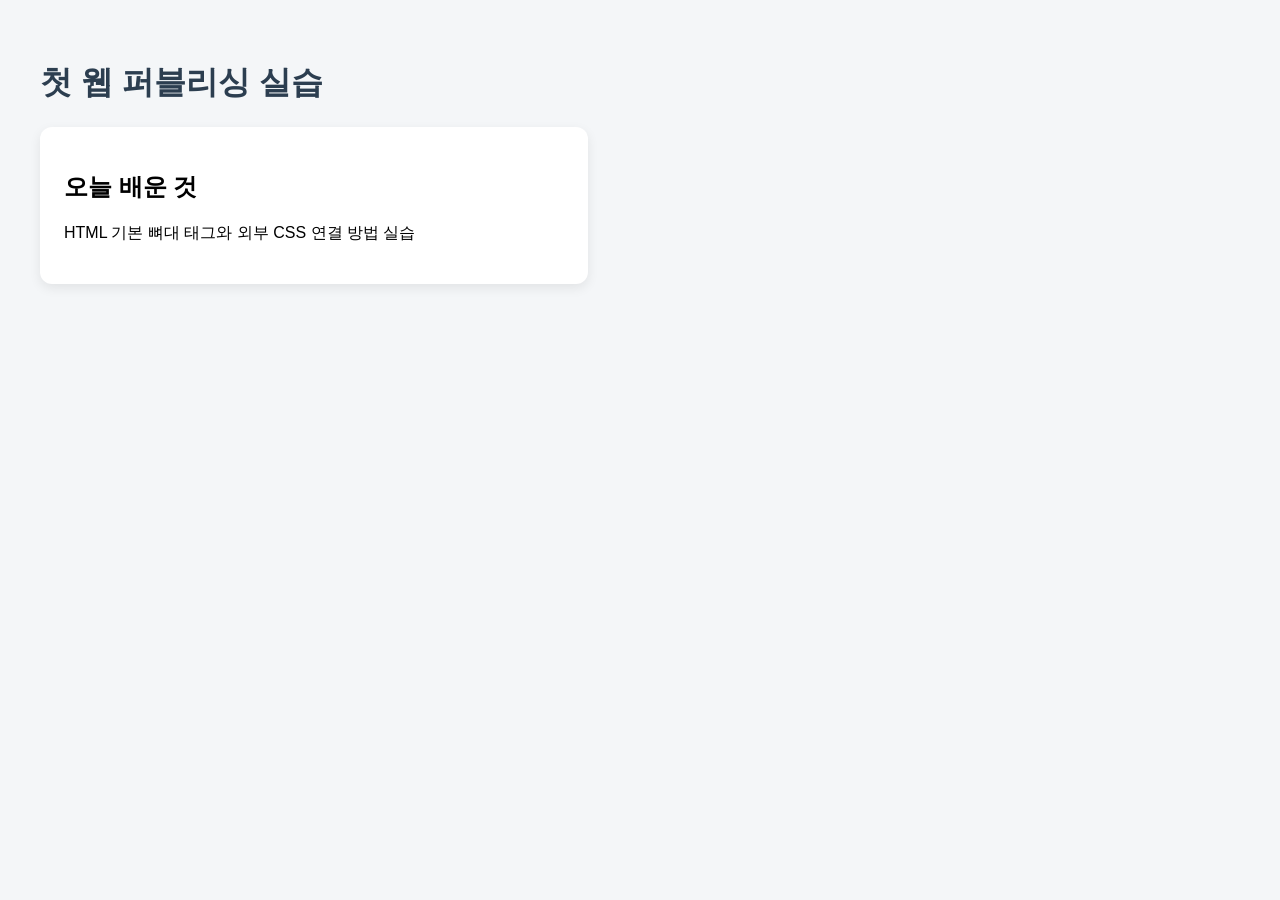
<file: day-01-basics/index.html>
<!doctype html>
<html lang="en">
  <head>
    <meta charset="UTF-8" />
    <meta name="viewport" content="width=device-width, initial-scale=1.0" />
    <title>Document</title>
    <link rel="stylesheet" href="style.css" />
  </head>
  <body>
    <header>
      <h1>첫 웹 퍼블리싱 실습</h1>
    </header>
    <main>
      <section class="card">
        <h2>오늘 배운 것</h2>
        <p>HTML 기본 뼈대 태그와 외부 CSS 연결 방법 실습</p>
      </section>
    </main>
  </body>
</html>
</file>
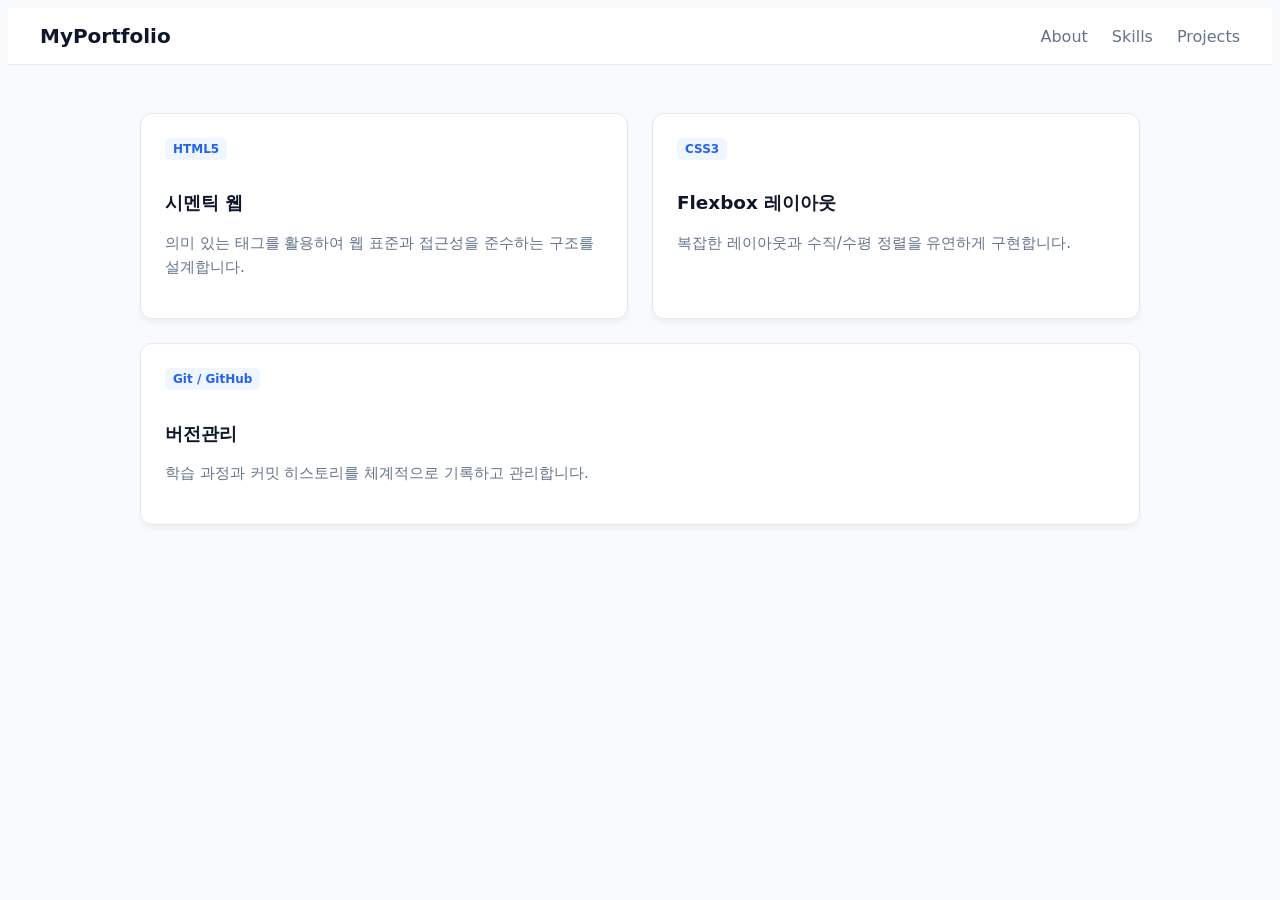
<file: day-02-flexbox/index.html>
<!doctype html>
<html lang="en">
  <head>
    <meta charset="UTF-8" />
    <meta name="viewport" content="width=device-width, initial-scale=1.0" />
    <title>Document</title>
    <link rel="stylesheet" href="style.css" />
  </head>
  <body>
    <header class="navbar">
      <div class="logo">MyPortfolio</div>
      <nav class="nav-links">
        <a href="">About</a>
        <a href="">Skills</a>
        <a href="">Projects</a>
      </nav>
    </header>

    <main class="containers">
      <section class="card-grid">
        <article class="card">
          <span class="badge">HTML5</span>
          <h3>시멘틱 웹</h3>
          <p>
            의미 있는 태그를 활용하여 웹 표준과 접근성을 준수하는 구조를
            설계합니다.
          </p>
        </article>

        <article class="card">
          <span class="badge">CSS3</span>
          <h3>Flexbox 레이아웃</h3>
          <p>복잡한 레이아웃과 수직/수평 정렬을 유연하게 구현합니다.</p>
        </article>

        <article class="card">
          <span class="badge">Git / GitHub</span>
          <h3>버전관리</h3>
          <p>학습 과정과 커밋 히스토리를 체계적으로 기록하고 관리합니다.</p>
        </article>
      </section>
    </main>
  </body>
</html>
</file>
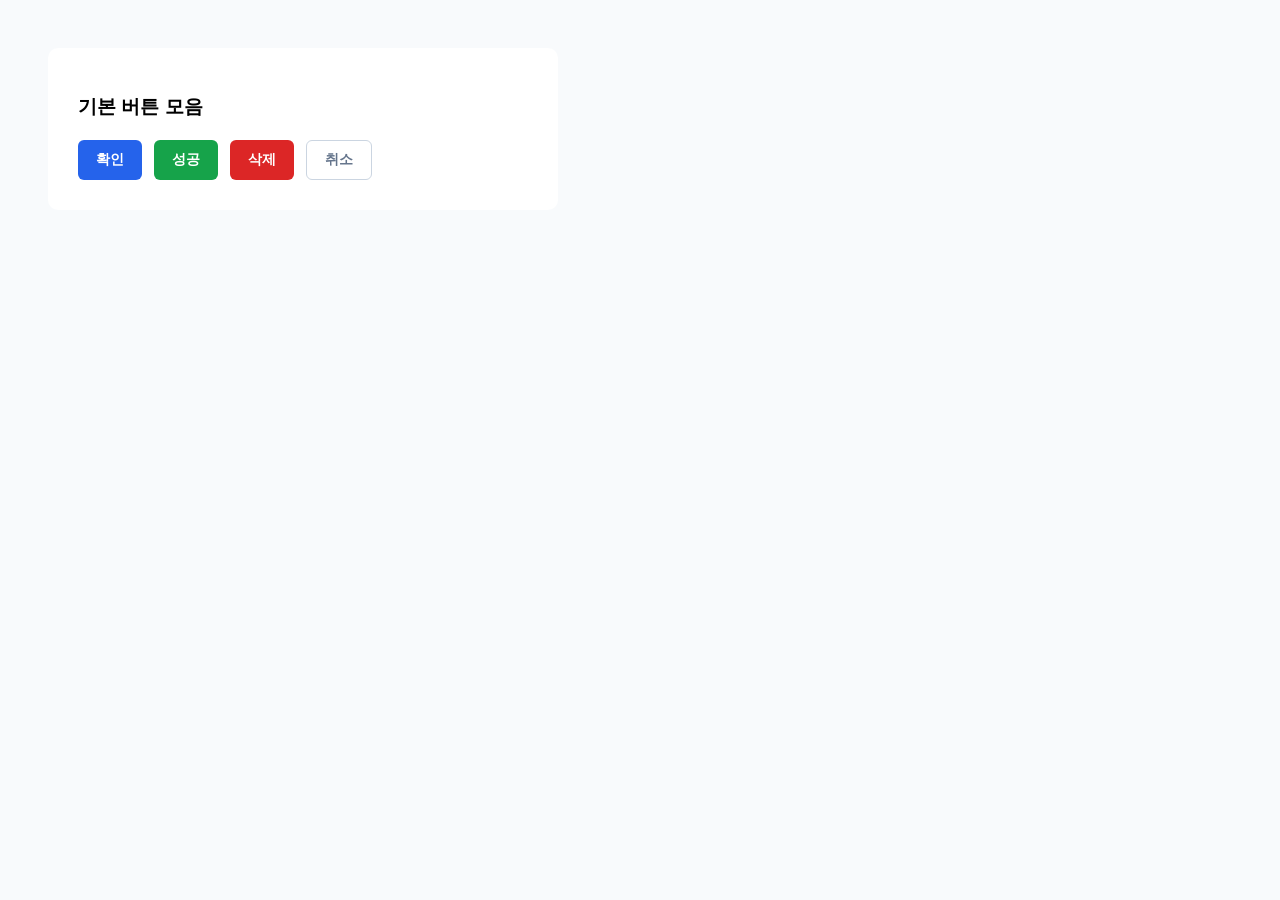
<file: day-03-buttons/index.html>
<!doctype html>
<html lang="en">
  <head>
    <meta charset="UTF-8" />
    <meta name="viewport" content="width=device-width, initial-scale=1.0" />
    <title>Day-03-Buttons</title>
    <link rel="stylesheet" href="style.css" />
  </head>
  <body>
    <main class="container">
      <h2>기본 버튼 모음</h2>
      <div class="button-group">
        <button class="btn btn-blue">확인</button>
        <button class="btn btn-green">성공</button>
        <button class="btn btn-red">삭제</button>
        <button class="btn btn-outline">취소</button>
      </div>
    </main>
  </body>
</html>
</file>
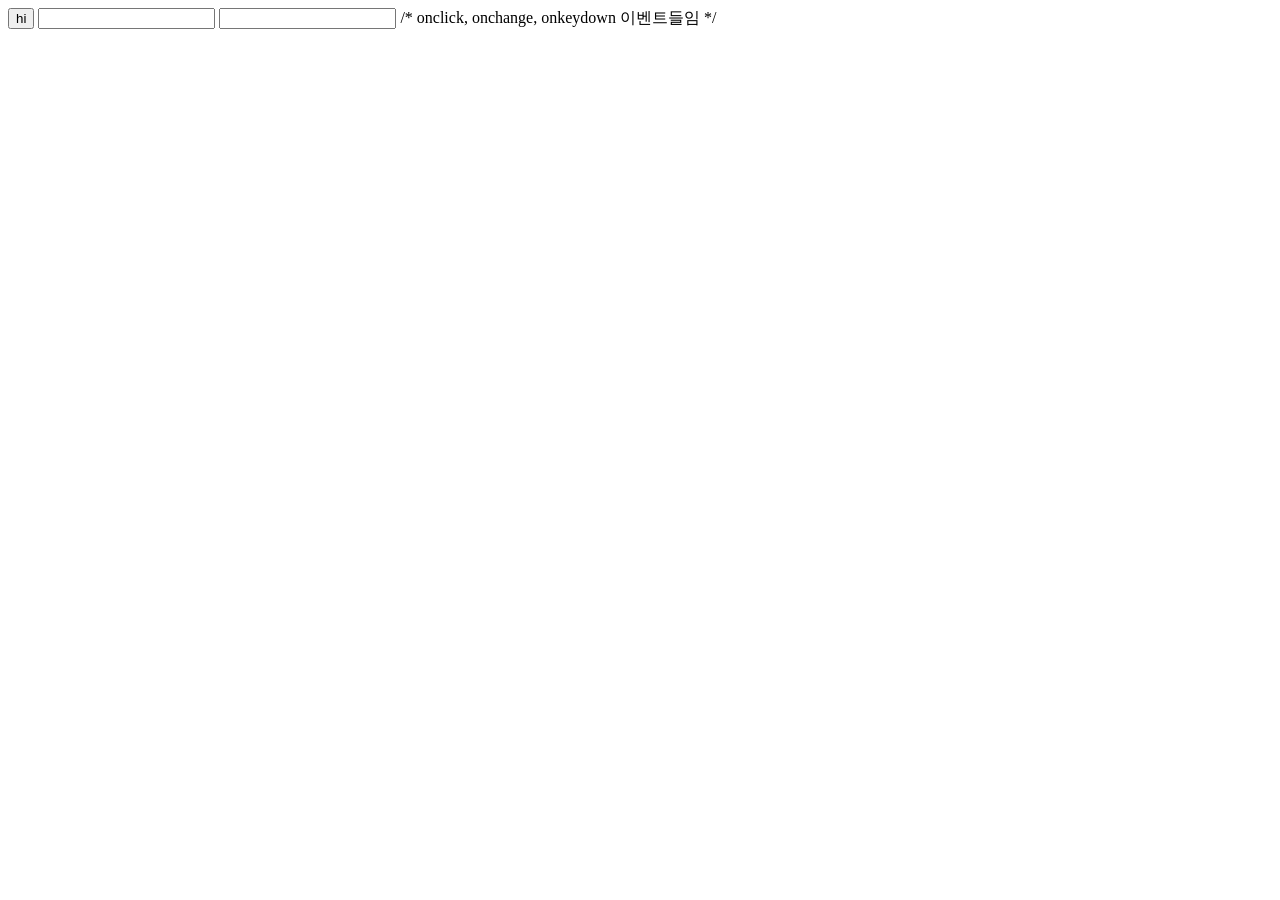
<file: Javacript/event.html>
<!doctype html>
<html lang="en">
  <head>
    <meta charset="UTF-8" />
    <meta name="viewport" content="width=device-width, initial-scale=1.0" />
    <title>Document</title>
  </head>
  <body>
    <input type="button" value="hi" onclick="alert(`hi`)" />
    <input type="text" onchange="alert('changed')" />
    <input type="text" onkeydown="alert('key down!')" />
    /* onclick, onchange, onkeydown 이벤트들임 */
  </body>
</html>
</file>
<file: day-01-basics/style.css>
body {
  font-family: sans-serif;
  background-color: #f4f6f8;
  margin: 0;
  padding: 40px;
}

h1 {
  color: #2c3e50;
}

.card {
  background-color: #ffffff;
  padding: 24px;
  border-radius: 12px;
  box-shadow: 0 4px 12px rgba(0, 0, 0, 0.08);
  max-width: 500px;
}
</file>
<file: day-02-flexbox/style.css>
body {
  font-family:
    system-ui,
    -apple-system,
    BlinkMacSystemFont,
    'Segoe UI',
    Roboto,
    Oxygen,
    Ubuntu,
    Cantarell,
    'Open Sans',
    'Helvetica Neue',
    sans-serif;
  background-color: #f8fafc;
  color: #334155;
}

.navbar {
  display: flex;
  justify-content: space-between;
  align-items: center;
  padding: 16px 32px;
  background-color: #ffffff;
  border-bottom: 1px solid #e2e8f0;
}

.logo {
  font-size: 1.25rem;
  font-weight: 700;
  color: #0f172a;
}

.nav-links {
  display: flex;
  gap: 24px;
}

.nav-links a {
  text-decoration: none;
  color: #64748b;
  font-weight: 500;
  transition: color 0.2s;
}

.nav-links a:hover {
  color: blue;
}

.containers {
  max-width: 1000px;
  margin: 48px auto;
  padding: 0 20px;
}

.card-grid {
  display: flex;
  gap: 24px;
  flex-wrap: wrap;
}
.card {
  flex: 1 1 280px; /* 너비 균등 분배 (최소 너비 280px 보장) */
  background-color: #ffffff;
  padding: 24px;
  border-radius: 12px;
  border: 1px solid #e2e8f0;
  box-shadow: 0 4px 6px -1px rgba(0, 0, 0, 0.05);
}

.badge {
  display: inline-block;
  padding: 4px 8px;
  font-size: 0.75rem;
  font-weight: 600;
  background-color: #eff6ff;
  color: #2563eb;
  border-radius: 6px;
  margin-bottom: 12px;
}

.card h3 {
  font-size: 1.15rem;
  margin-bottom: 8px;
  color: #0f172a;
}

.card p {
  font-size: 0.95rem;
  line-height: 1.6;
  color: #64748b;
}
</file>
<file: day-03-buttons/style.css>
body {
  font-family: sans-serif;
  background-color: #f8fafc;
  padding: 40px;
}

.container {
  background-color: #ffffff;
  padding: 30px;
  border-radius: 10px;
  max-width: 450px;
}

h2 {
  margin-bottom: 20px;
  font-size: 1.2rem;
}

.button-group {
  display: flex;
  gap: 12px;
}

.btn {
  padding: 10px 18px;
  font-size: 14px;
  font-weight: bold;
  border-radius: 6px;
  border: none;
  cursor: pointer;
}

.btn-blue {
  background-color: #2563eb;
  color: white;
}

.btn-green {
  background-color: #16a34a;
  color: white;
}

.btn-red {
  background-color: #dc2626;
  color: white;
}

.btn-outline {
  background-color: transparent;
  color: #64748b;
  border: 1px solid #cbd5e1;
}
</file>
